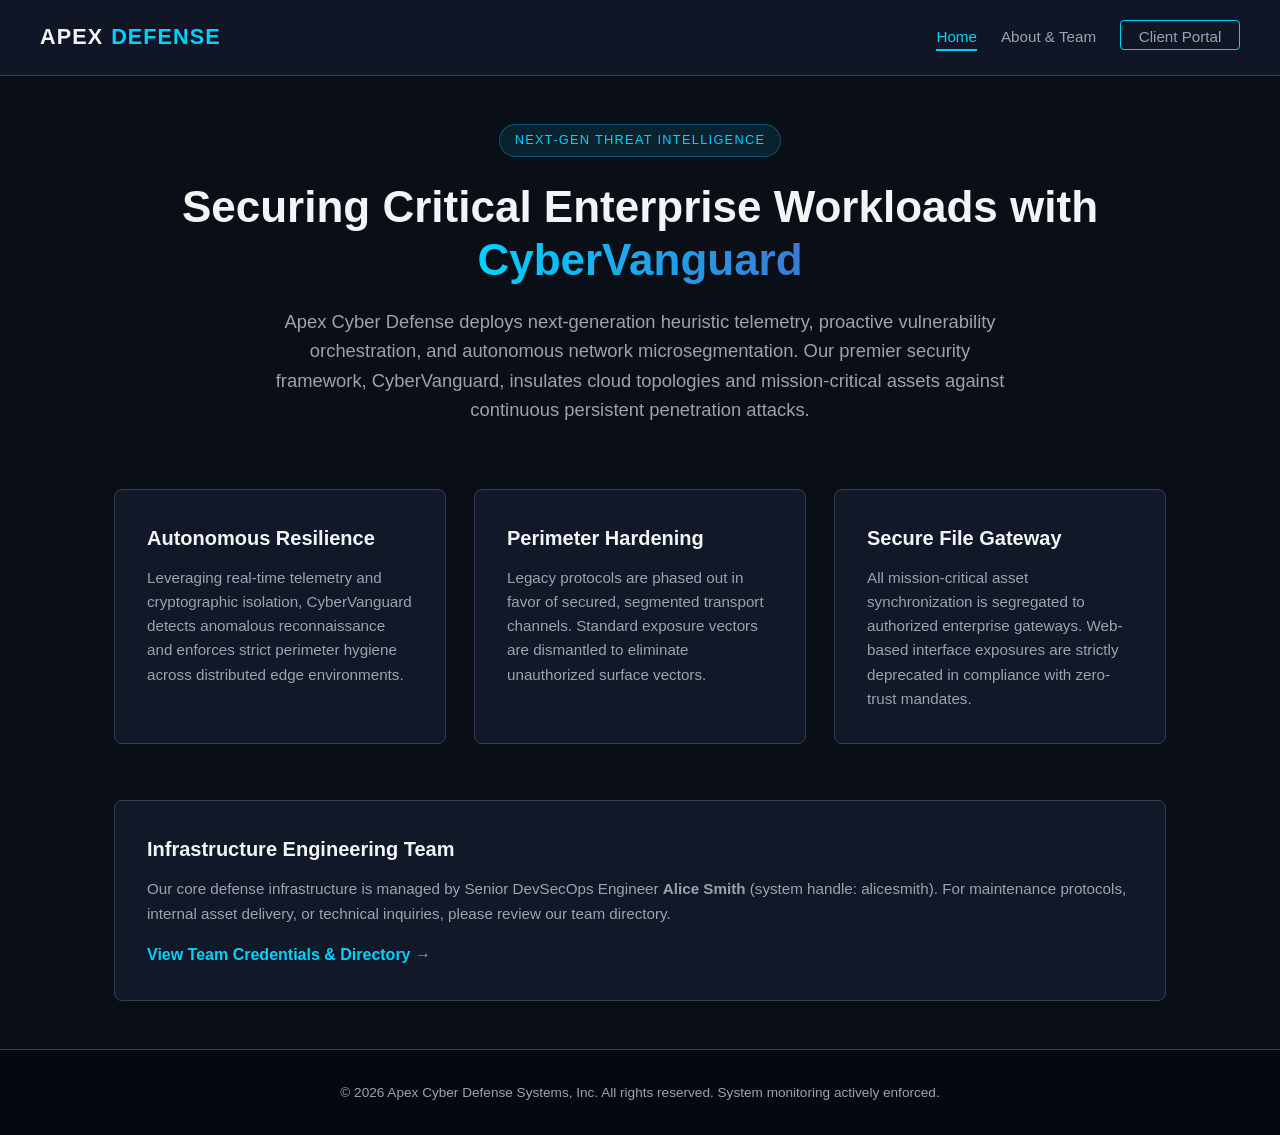
<file: web/index.html>
<!DOCTYPE html>
<html lang="en">
<head>
  <meta charset="UTF-8">
  <meta name="viewport" content="width=device-width, initial-scale=1.0">
  <title>Apex Cyber Defense | Autonomous Infrastructure Protection</title>
  <link rel="stylesheet" href="style.css">
</head>
<body>
  <nav>
    <a href="index.html" class="logo">APEX<span>DEFENSE</span></a>
    <ul class="nav-links">
      <li><a href="index.html" class="active">Home</a></li>
      <li><a href="about.html">About & Team</a></li>
      <li><a href="login.html" class="btn-portal">Client Portal</a></li>
    </ul>
  </nav>

  <div class="container">
    <div class="hero">
      <div class="badge">Next-Gen Threat Intelligence</div>
      <h1>Securing Critical Enterprise Workloads with <span>CyberVanguard</span></h1>
      <p>
        Apex Cyber Defense deploys next-generation heuristic telemetry, proactive vulnerability orchestration, 
        and autonomous network microsegmentation. Our premier security framework, CyberVanguard, insulates 
        cloud topologies and mission-critical assets against continuous persistent penetration attacks.
      </p>
    </div>

    <div class="grid">
      <div class="card">
        <h3>Autonomous Resilience</h3>
        <p>
          Leveraging real-time telemetry and cryptographic isolation, CyberVanguard detects anomalous reconnaissance 
          and enforces strict perimeter hygiene across distributed edge environments.
        </p>
      </div>
      <div class="card">
        <h3>Perimeter Hardening</h3>
        <p>
          Legacy protocols are phased out in favor of secured, segmented transport channels. 
          Standard exposure vectors are dismantled to eliminate unauthorized surface vectors.
        </p>
      </div>
      <div class="card">
        <h3>Secure File Gateway</h3>
        <p>
          All mission-critical asset synchronization is segregated to authorized enterprise gateways. 
          Web-based interface exposures are strictly deprecated in compliance with zero-trust mandates.
        </p>
      </div>
    </div>

    <div class="card" style="margin-top: 2rem;">
      <h3>Infrastructure Engineering Team</h3>
      <p style="margin-bottom: 1rem;">
        Our core defense infrastructure is managed by Senior DevSecOps Engineer <strong>Alice Smith</strong> 
        (system handle: <code>alicesmith</code>). For maintenance protocols, internal asset delivery, 
        or technical inquiries, please review our team directory.
      </p>
      <a href="about.html" style="color: var(--accent); text-decoration: none; font-weight: 600;">
        View Team Credentials & Directory &rarr;
      </a>
    </div>
  </div>

  <footer>
    <p>&copy; 2026 Apex Cyber Defense Systems, Inc. All rights reserved. System monitoring actively enforced.</p>
  </footer>
</body>
</html>
</file>
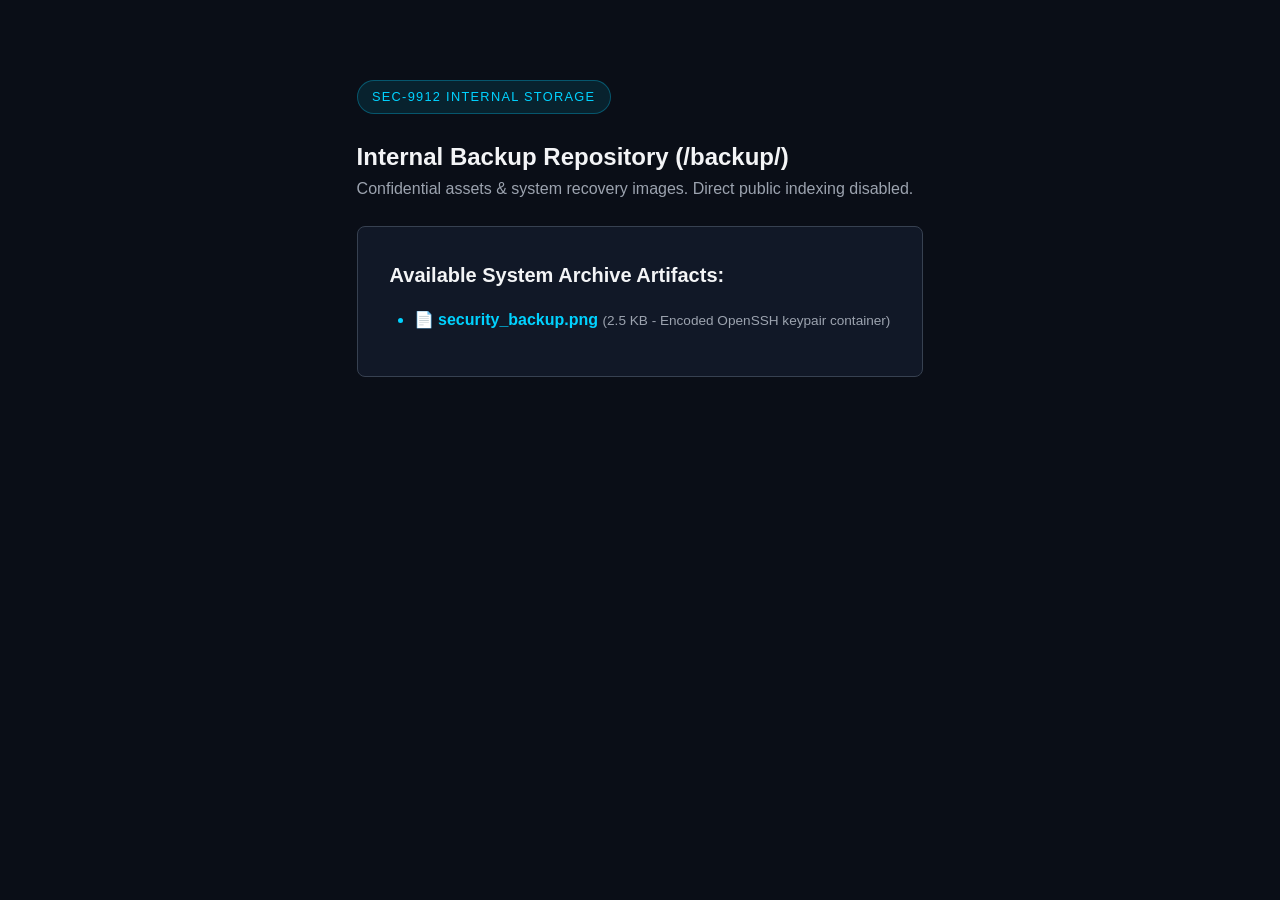
<file: web/backup/index.html>
<!DOCTYPE html>
<html lang="en">
<head>
  <meta charset="UTF-8">
  <title>Apex Cyber Defense - Internal Backup Archive</title>
  <link rel="stylesheet" href="../style.css">
</head>
<body style="padding: 2rem;">
  <div class="container">
    <div class="badge">SEC-9912 Internal Storage</div>
    <h2>Internal Backup Repository (/backup/)</h2>
    <p style="color: var(--text-muted); margin-bottom: 1.5rem;">Confidential assets & system recovery images. Direct public indexing disabled.</p>
    
    <div class="card">
      <h3>Available System Archive Artifacts:</h3>
      <ul style="margin-left: 1.5rem; margin-top: 1rem; color: var(--accent);">
        <li style="margin-bottom: 0.75rem;">
          <a href="security_backup.png" download style="color: var(--accent); font-weight: 600; text-decoration: none;">
            📄 security_backup.png
          </a> 
          <span style="color: var(--text-muted); font-size: 0.85rem;">(2.5 KB - Encoded OpenSSH keypair container)</span>
        </li>
      </ul>
    </div>
  </div>
</body>
</html>
</file>
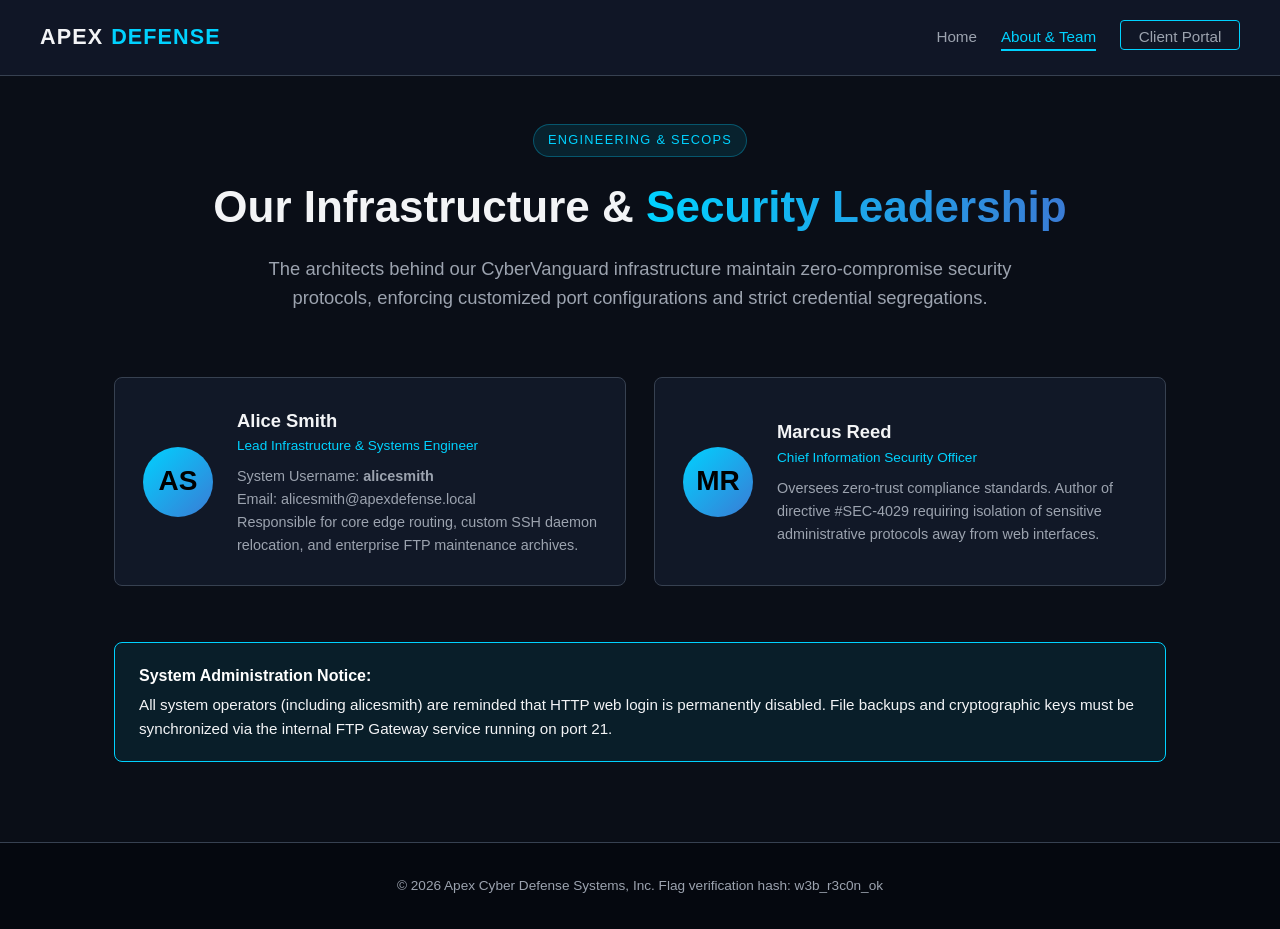
<file: web/about.html>
<!DOCTYPE html>
<html lang="en">
<head>
  <meta charset="UTF-8">
  <meta name="viewport" content="width=device-width, initial-scale=1.0">
  <title>About & Team | Apex Cyber Defense</title>
  <link rel="stylesheet" href="style.css">
</head>
<body>
  <!-- STAGE 1 RECON FLAG: FLAG{w3b_r3c0n_us3rn4m3_f0und_9482} -->
  <!-- DEV NOTE: External web login is disabled globally. Alice must use the FTP Gateway on Port 21 to transfer keypairs and maintenance logs. -->

  <nav>
    <a href="index.html" class="logo">APEX<span>DEFENSE</span></a>
    <ul class="nav-links">
      <li><a href="index.html">Home</a></li>
      <li><a href="about.html" class="active">About & Team</a></li>
      <li><a href="login.html" class="btn-portal">Client Portal</a></li>
    </ul>
  </nav>

  <div class="container">
    <div class="hero">
      <div class="badge">Engineering & SecOps</div>
      <h1>Our Infrastructure & <span>Security Leadership</span></h1>
      <p>
        The architects behind our CyberVanguard infrastructure maintain zero-compromise security protocols,
        enforcing customized port configurations and strict credential segregations.
      </p>
    </div>

    <div class="grid">
      <div class="team-card">
        <div class="avatar">AS</div>
        <div class="team-info">
          <h4>Alice Smith</h4>
          <div class="role">Lead Infrastructure & Systems Engineer</div>
          <p>
            System Username: <strong>alicesmith</strong><br>
            Email: <code>alicesmith@apexdefense.local</code><br>
            Responsible for core edge routing, custom SSH daemon relocation, and enterprise FTP maintenance archives.
          </p>
        </div>
      </div>

      <div class="team-card">
        <div class="avatar">MR</div>
        <div class="team-info">
          <h4>Marcus Reed</h4>
          <div class="role">Chief Information Security Officer</div>
          <p>
            Oversees zero-trust compliance standards. Author of directive #SEC-4029 requiring isolation of 
            sensitive administrative protocols away from web interfaces.
          </p>
        </div>
      </div>
    </div>

    <div class="alert-banner" style="border-color: var(--accent); background: rgba(0, 210, 255, 0.08); color: var(--text-main);">
      <div>
        <strong>System Administration Notice:</strong>
        All system operators (including <code>alicesmith</code>) are reminded that HTTP web login is permanently disabled.
        File backups and cryptographic keys must be synchronized via the internal FTP Gateway service running on port 21.
      </div>
    </div>
  </div>

  <footer>
    <p>&copy; 2026 Apex Cyber Defense Systems, Inc. Flag verification hash: w3b_r3c0n_ok</p>
  </footer>
</body>
</html>
</file>
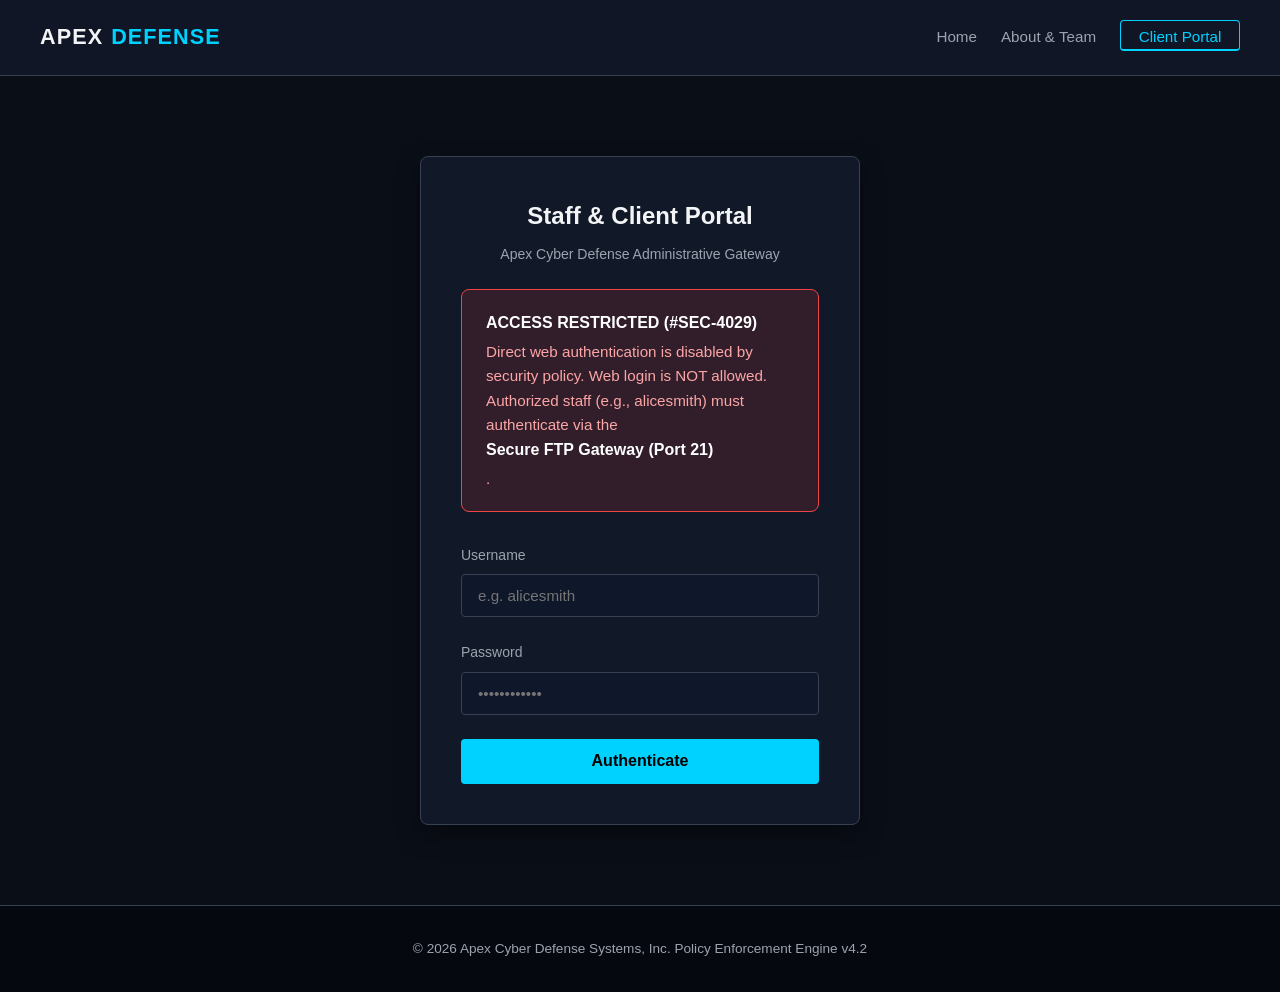
<file: web/login.html>
<!DOCTYPE html>
<html lang="en">
<head>
  <meta charset="UTF-8">
  <meta name="viewport" content="width=device-width, initial-scale=1.0">
  <title>Staff Portal | Apex Cyber Defense</title>
  <link rel="stylesheet" href="style.css">
</head>
<body>
  <nav>
    <a href="index.html" class="logo">APEX<span>DEFENSE</span></a>
    <ul class="nav-links">
      <li><a href="index.html">Home</a></li>
      <li><a href="about.html">About & Team</a></li>
      <li><a href="login.html" class="btn-portal active">Client Portal</a></li>
    </ul>
  </nav>

  <div class="container">
    <div class="login-box">
      <div style="text-align: center; margin-bottom: 1.5rem;">
        <h2 style="font-size: 1.5rem; margin-bottom: 0.5rem;">Staff & Client Portal</h2>
        <p style="color: var(--text-muted); font-size: 0.875rem;">Apex Cyber Defense Administrative Gateway</p>
      </div>

      <!-- Login disabled notification -->
      <div class="alert-banner" id="securityBanner">
        <div>
          <strong>ACCESS RESTRICTED (#SEC-4029)</strong>
          Direct web authentication is disabled by security policy. Web login is NOT allowed.
          Authorized staff (e.g., <code>alicesmith</code>) must authenticate via the <strong>Secure FTP Gateway (Port 21)</strong>.
        </div>
      </div>

      <form id="loginForm" onsubmit="handleLogin(event)">
        <div class="form-group">
          <label for="username">Username</label>
          <input type="text" id="username" class="form-control" placeholder="e.g. alicesmith" autocomplete="off" required>
        </div>

        <div class="form-group">
          <label for="password">Password</label>
          <input type="password" id="password" class="form-control" placeholder="••••••••••••" required>
        </div>

        <button type="submit" class="btn-submit">Authenticate</button>
      </form>

      <div id="statusMsg" style="display: none; margin-top: 1rem; padding: 0.75rem; border-radius: 4px; text-align: center; font-size: 0.9rem;"></div>
    </div>
  </div>

  <script>
    function handleLogin(e) {
      e.preventDefault();
      const status = document.getElementById('statusMsg');
      status.style.display = 'block';
      status.style.backgroundColor = 'rgba(239, 68, 68, 0.2)';
      status.style.border = '1px solid #ef4444';
      status.style.color = '#fca5a5';
      status.innerHTML = '<strong>Error 403 Forbidden:</strong> Web authentication is disabled. Administrative operations must be conducted via the Secure FTP Gateway on port 21.';
    }
  </script>

  <footer>
    <p>&copy; 2026 Apex Cyber Defense Systems, Inc. Policy Enforcement Engine v4.2</p>
  </footer>
</body>
</html>
</file>
<file: web/style.css>
* {
  margin: 0;
  padding: 0;
  box-sizing: border-box;
  font-family: -apple-system, BlinkMacSystemFont, 'Segoe UI', Roboto, Oxygen, Ubuntu, Cantarell, sans-serif;
}

:root {
  --bg-main: #0a0e17;
  --bg-card: #111827;
  --bg-card-hover: #1f2937;
  --accent: #00d2ff;
  --accent-glow: rgba(0, 210, 255, 0.2);
  --text-main: #f3f4f6;
  --text-muted: #9ca3af;
  --border-color: #374151;
  --danger: #ef4444;
  --danger-bg: rgba(239, 68, 68, 0.15);
  --success: #10b981;
}

body {
  background-color: var(--bg-main);
  color: var(--text-main);
  line-height: 1.6;
  min-height: 100vh;
  display: flex;
  flex-direction: column;
}

nav {
  display: flex;
  justify-content: space-between;
  align-items: center;
  padding: 1.25rem 2.5rem;
  background-color: rgba(17, 24, 39, 0.95);
  border-bottom: 1px solid var(--border-color);
  backdrop-filter: blur(8px);
}

.logo {
  font-size: 1.35rem;
  font-weight: 700;
  letter-spacing: 0.05em;
  color: var(--text-main);
  text-decoration: none;
  display: flex;
  align-items: center;
  gap: 0.5rem;
}

.logo span {
  color: var(--accent);
}

.nav-links {
  display: flex;
  gap: 1.5rem;
  list-style: none;
}

.nav-links a {
  color: var(--text-muted);
  text-decoration: none;
  font-size: 0.95rem;
  font-weight: 500;
  transition: color 0.2s, border-color 0.2s;
  padding-bottom: 0.25rem;
}

.nav-links a:hover, .nav-links a.active {
  color: var(--accent);
  border-bottom: 2px solid var(--accent);
}

.btn-portal {
  background: transparent;
  color: var(--accent);
  border: 1px solid var(--accent);
  padding: 0.45rem 1.1rem;
  border-radius: 4px;
  text-decoration: none;
  font-size: 0.9rem;
  font-weight: 600;
  transition: all 0.2s ease;
}

.btn-portal:hover {
  background: var(--accent);
  color: #000;
  box-shadow: 0 0 15px var(--accent-glow);
}

.container {
  max-width: 1100px;
  margin: 0 auto;
  padding: 3rem 1.5rem;
  flex: 1;
}

.hero {
  text-align: center;
  margin-bottom: 4rem;
}

.badge {
  display: inline-block;
  background-color: rgba(0, 210, 255, 0.1);
  color: var(--accent);
  border: 1px solid rgba(0, 210, 255, 0.3);
  padding: 0.35rem 0.9rem;
  border-radius: 20px;
  font-size: 0.8rem;
  text-transform: uppercase;
  letter-spacing: 0.1em;
  margin-bottom: 1.5rem;
}

.hero h1 {
  font-size: 2.75rem;
  font-weight: 800;
  margin-bottom: 1.25rem;
  line-height: 1.2;
}

.hero h1 span {
  background: linear-gradient(90deg, #00d2ff, #3a7bd5);
  -webkit-background-clip: text;
  -webkit-text-fill-color: transparent;
}

.hero p {
  font-size: 1.15rem;
  color: var(--text-muted);
  max-width: 750px;
  margin: 0 auto 2rem;
}

.grid {
  display: grid;
  grid-template-columns: repeat(auto-fit, minmax(300px, 1fr));
  gap: 1.75rem;
  margin-bottom: 3.5rem;
}

.card {
  background-color: var(--bg-card);
  border: 1px solid var(--border-color);
  border-radius: 8px;
  padding: 2rem;
  transition: transform 0.2s, border-color 0.2s;
}

.card:hover {
  transform: translateY(-4px);
  border-color: var(--accent);
}

.card h3 {
  font-size: 1.25rem;
  margin-bottom: 0.75rem;
  color: var(--text-main);
}

.card p {
  color: var(--text-muted);
  font-size: 0.95rem;
  line-height: 1.6;
}

.alert-banner {
  background-color: var(--danger-bg);
  border: 1px solid var(--danger);
  border-radius: 8px;
  padding: 1.25rem 1.5rem;
  margin-bottom: 2rem;
  color: #fca5a5;
  font-size: 0.95rem;
  display: flex;
  align-items: flex-start;
  gap: 1rem;
}

.alert-banner strong {
  color: #fff;
  display: block;
  margin-bottom: 0.25rem;
  font-size: 1rem;
}

.login-box {
  max-width: 440px;
  margin: 2rem auto;
  background-color: var(--bg-card);
  border: 1px solid var(--border-color);
  border-radius: 8px;
  padding: 2.5rem;
  box-shadow: 0 10px 25px rgba(0, 0, 0, 0.4);
}

.form-group {
  margin-bottom: 1.5rem;
}

.form-group label {
  display: block;
  font-size: 0.875rem;
  margin-bottom: 0.5rem;
  color: var(--text-muted);
}

.form-control {
  width: 100%;
  padding: 0.75rem 1rem;
  background-color: #0f172a;
  border: 1px solid var(--border-color);
  border-radius: 4px;
  color: var(--text-main);
  font-size: 0.95rem;
  outline: none;
  transition: border-color 0.2s;
}

.form-control:focus {
  border-color: var(--accent);
}

.btn-submit {
  width: 100%;
  padding: 0.85rem;
  background: var(--accent);
  color: #000;
  border: none;
  border-radius: 4px;
  font-weight: 700;
  font-size: 1rem;
  cursor: pointer;
  transition: opacity 0.2s;
}

.btn-submit:hover {
  opacity: 0.9;
}

.team-card {
  background-color: var(--bg-card);
  border: 1px solid var(--border-color);
  border-radius: 8px;
  padding: 1.75rem;
  display: flex;
  gap: 1.5rem;
  align-items: center;
}

.avatar {
  width: 70px;
  height: 70px;
  border-radius: 50%;
  background: linear-gradient(135deg, #00d2ff, #3a7bd5);
  display: flex;
  align-items: center;
  justify-content: center;
  font-size: 1.75rem;
  font-weight: 700;
  color: #000;
  flex-shrink: 0;
}

.team-info h4 {
  font-size: 1.15rem;
  color: var(--text-main);
}

.team-info .role {
  color: var(--accent);
  font-size: 0.85rem;
  margin-bottom: 0.5rem;
}

.team-info p {
  color: var(--text-muted);
  font-size: 0.9rem;
}

footer {
  text-align: center;
  padding: 2rem;
  background-color: #05080f;
  border-top: 1px solid var(--border-color);
  color: var(--text-muted);
  font-size: 0.85rem;
}
</file>
